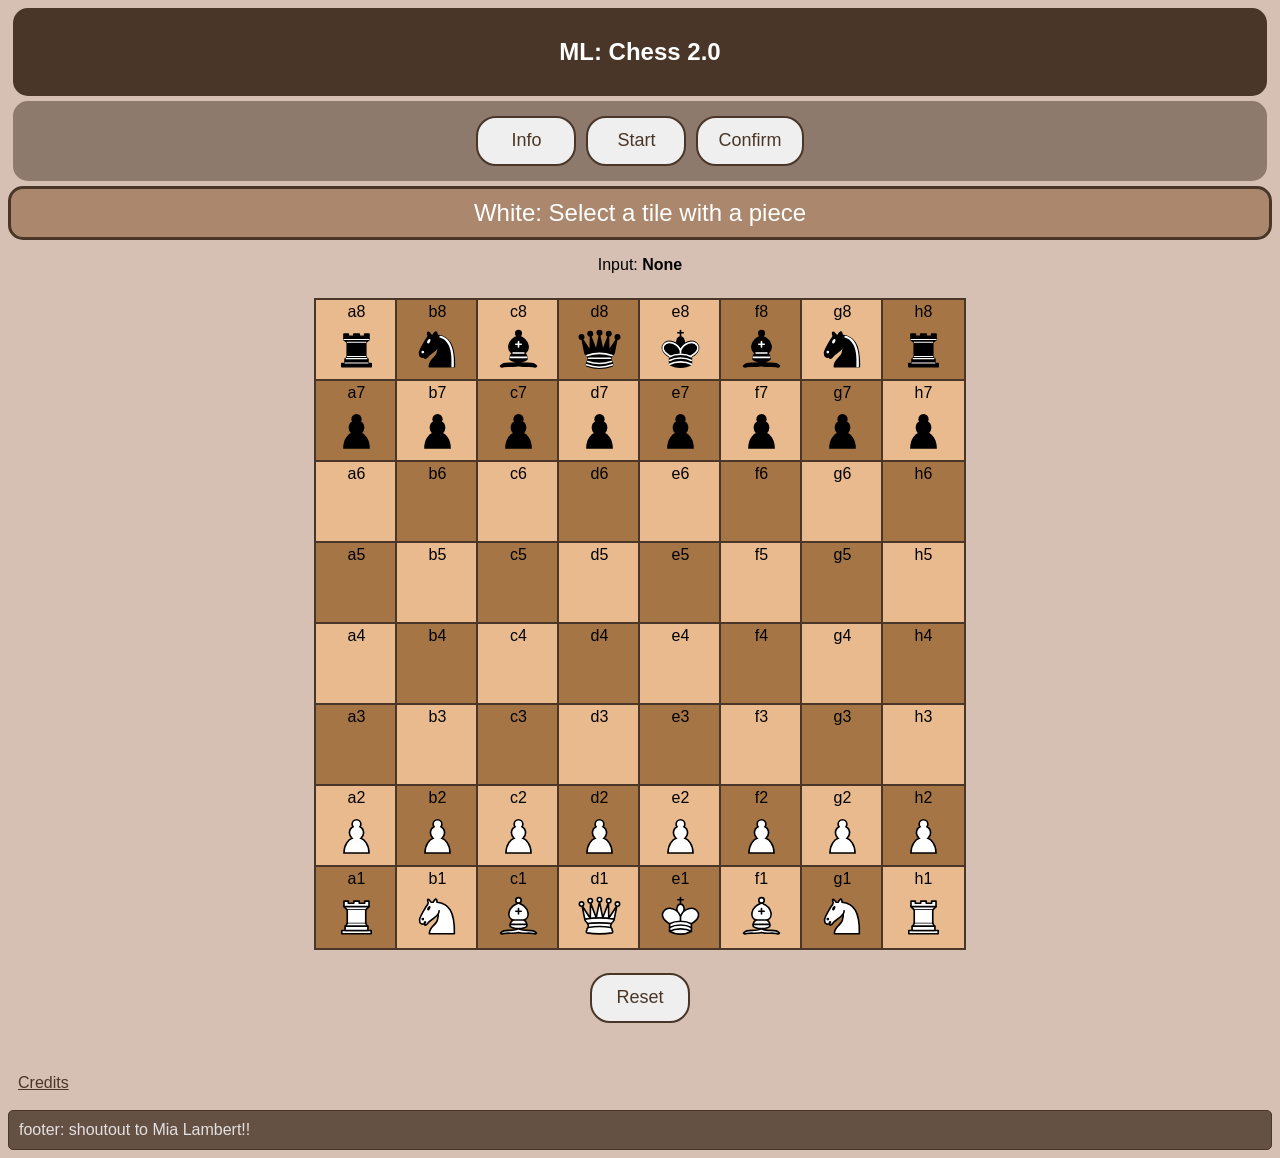
<file: index.html>
<!DOCTYPE html>
<html>

<head>
  <meta charset="utf-8">
  <meta name="viewport" content="width=device-width">
  <meta http-equiv="X-UA-Compatible" content="ie=edge" />

  <!--tab name-->
  <title>ML: Chess 2.0</title>
  <link rel="icon" type="image/x-icon" href="chessPieces/whitePieces/w_pawn.svg">

  <link href="style.css" rel="stylesheet" type="text/css">
  <script src="script.js"></script>
</head>

<body onload="makeBoard()"> <!--calls makeBoard() function-->

  <!--header-->
  <div class="TitleName">
    <h2>ML: Chess 2.0</h2>
  </div>

  <!--navigation's 3 buttons-->
  <div class="Buttons">

    <!--rules dropdown-->
    <div class="InfoButtonDropdown">
      <button type="button" id="info">Info</button>
      <div class="WebpageLinks">
        <a href="index.html">Home</a>
        <a href="rules.html">Rules & Help</a>
        <a href="movement.html">Movement</a>
      </div>
    </div>

    <!--Audio Buttons (not in a div): Start, Confirm, Reset-->
    <button type="button" onclick="audio(true)" id="start">Start</button>
    <button type="button" onclick="audio(false)" id="stop">Confirm</button>
    
    <!-- BUTTON USED FOR TESTING BEFORE VOICE COMMANDS WERE IMPLEMENTED. Works using a text box for tile input.
    <button type="button" onclick="startingTile = move(phase, startingTile)" id="stop">Confirm</button>-->

  </div>
  
  <div class = "directions playerMessage" id = "playerMessage"></div>
    <!--<input type = "text" placeholder = "enter tile position" id = "tile"> THIS LINE IS THE TEXT BOX USED FOR TESTING VIA MANUALLY ENTERING USING KEYBOARD-->
    <p id="display"></p>
  </div>

  <!--Board-->
  <div class="board" id="board"></div>
  <div class = "reset">
    <button type="button" onclick="makeBoard()">Reset</button>
  </div>
  <br><br>
  <a class = "credits" href="credits.html">Credits</a>
  <br><br>
  
  <footer>
    footer: shoutout to Mia Lambert!!
  </footer>
</body>

</html>
</file>
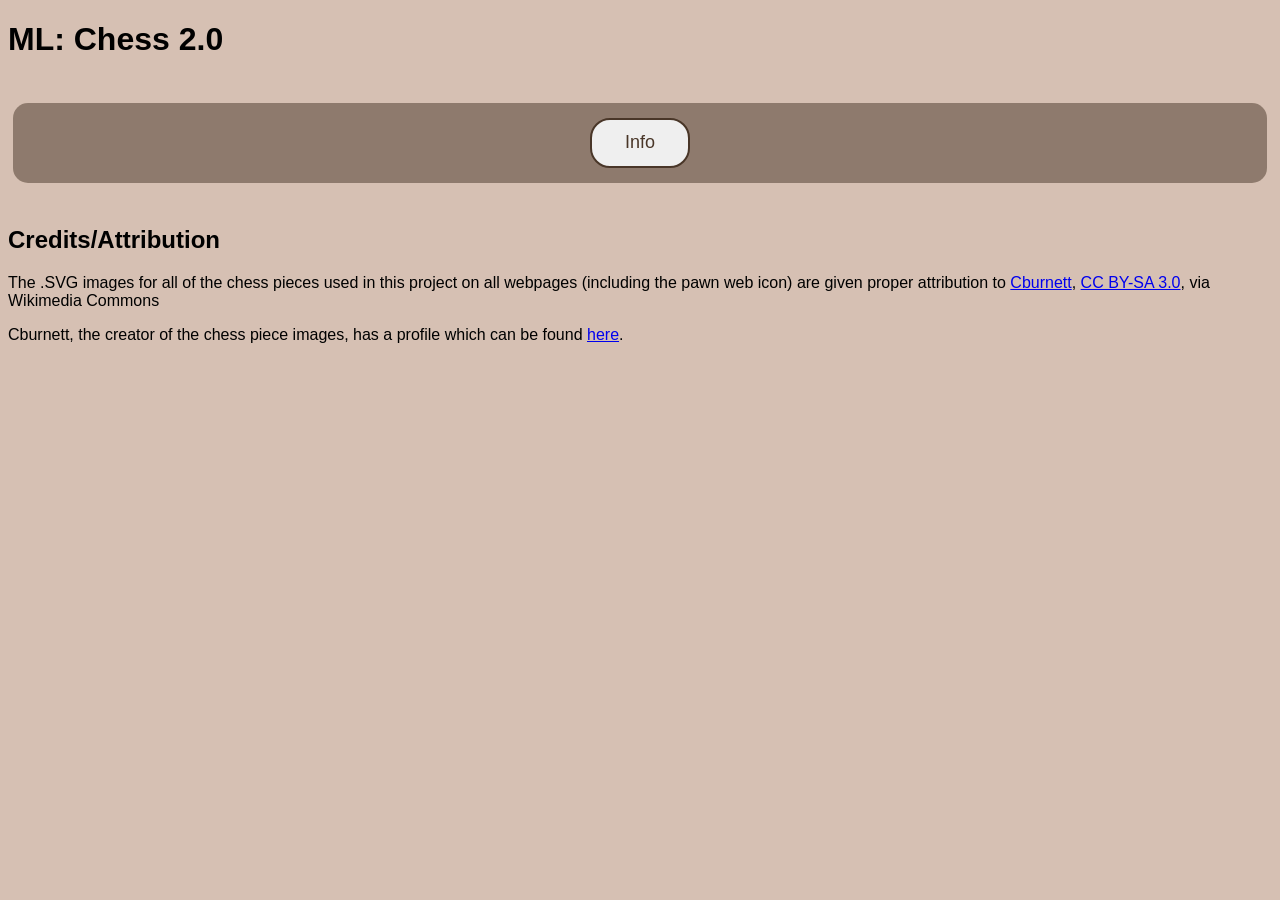
<file: credits.html>
<!DOCTYPE html>
<html>

<head>
  <meta charset="utf-8">
  <meta name="viewport" content="width=device-width">
  <meta http-equiv="X-UA-Compatible" content="ie=edge" />

  <!--tab name-->
  <title>ML: Chess 2.0</title>
  <link rel="icon" type="image/x-icon" href="chessPieces/whitePieces/w_pawn.svg">

  <link href="style.css" rel="stylesheet" type="text/css">
  <script src="script.js"></script>
</head>

<body>

  <!--Header-->
  <div class="ChessTitle">
    <h1>ML: Chess 2.0</h1>
  </div>

  <br>

  <!--Buttons-->
  <div class="Buttons">

    <!--Rules Dropdown-->
    <div class="InfoButtonDropdown">
      <button type="button" id="info">Info</button>
      <div class="WebpageLinks">
        <a href="index.html">Home</a>
        <a href="rules.html">Rules</a>
        <a href="movement.html">Movement</a>
      </div>
    </div>
  </div>
  <br>
  <!------------------>
  <div>
    <h2 class="mainruletitle">Credits/Attribution</h2>
    <p>The .SVG images for all of the chess pieces used in this project on all webpages (including the pawn web icon) are given proper attribution to <a href="https://commons.wikimedia.org/wiki/Template:SVG_chess_pieces">Cburnett</a>, <a href="http://creativecommons.org/licenses/by-sa/3.0/">CC BY-SA 3.0</a>, via Wikimedia Commons</p>
    <p>Cburnett, the creator of the chess piece images, has a profile which can be found <a href = "https://en.wikipedia.org/wiki/User:Cburnett">here</a>.
  </div>


</body>

</html>
</file>
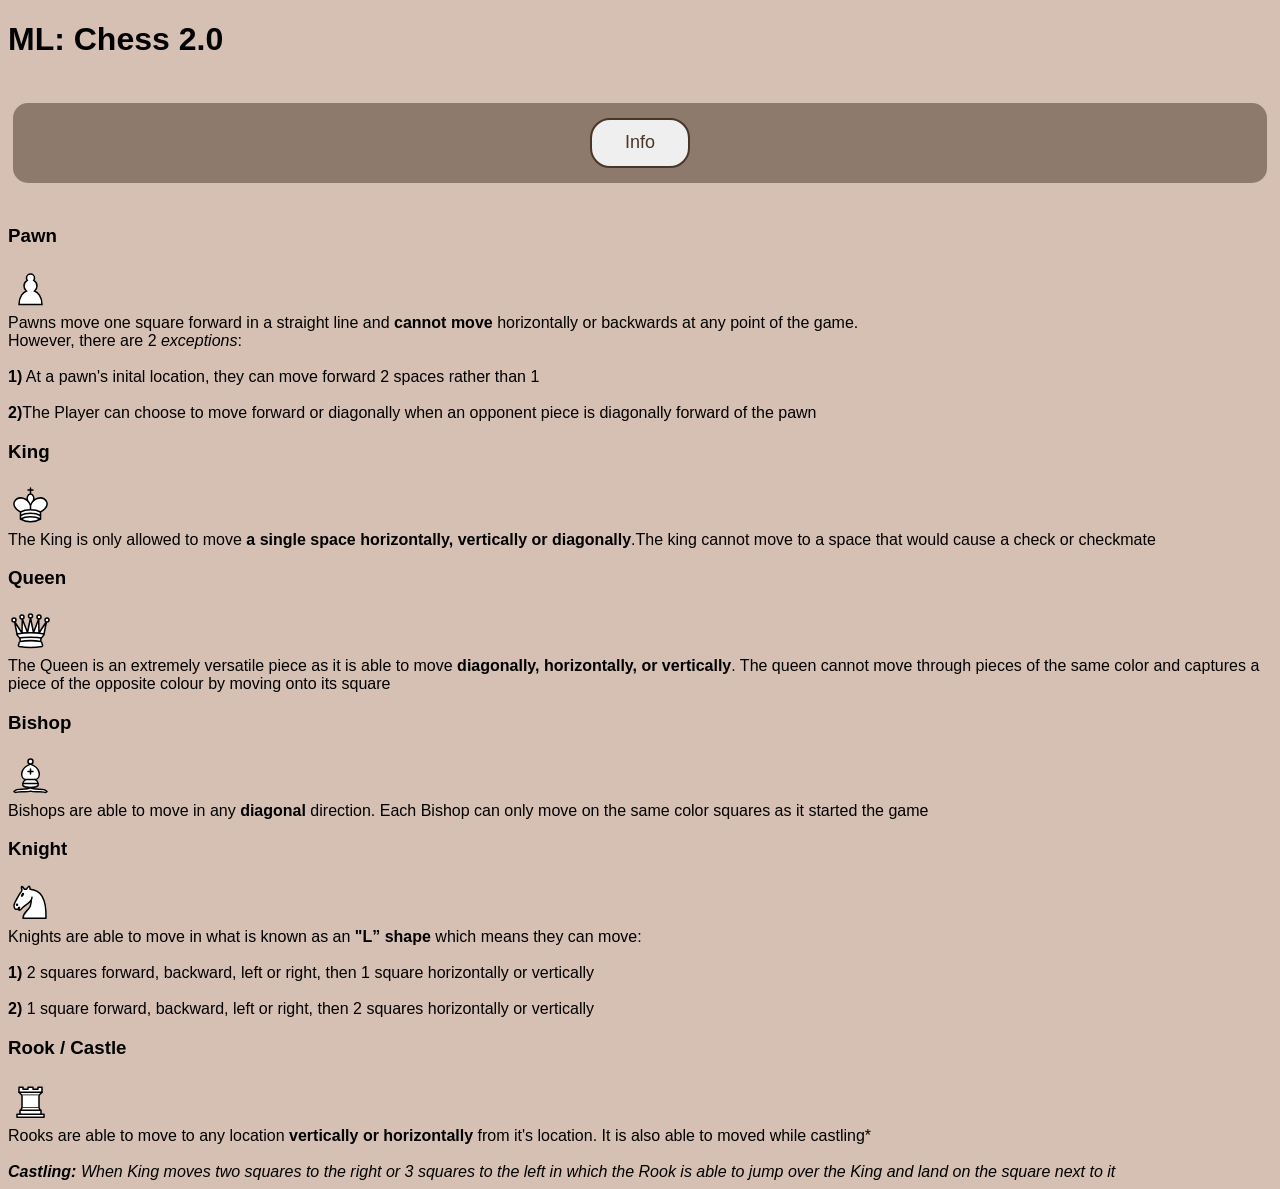
<file: movement.html>
<!DOCTYPE html>
<html>

<head>
  <meta charset="utf-8">
  <meta name="viewport" content="width=device-width">
  <meta http-equiv="X-UA-Compatible" content="ie=edge" />

  <!--tab name-->
  <title>ML: Chess 2.0</title>
  <link rel="icon" type="image/x-icon" href="chessPieces/whitePieces/w_pawn.svg">

  <link href="style.css" rel="stylesheet" type="text/css">
  <script src="script.js"></script>
</head>

<body>

  <!--Header-->
  <div class="ChessTitle">
    <h1>ML: Chess 2.0</h1>
  </div>

  <br>

  <!--Buttons-->
  <div class="Buttons">

    <!--Rules Dropdown-->
    <div class="InfoButtonDropdown">
      <button type="button" id="info">Info</button>
      <div class="WebpageLinks">
        <a href="index.html">Home</a>
        <a href="rules.html">Rules</a>
        <a href="movement">Movement</a>
      </div>
    </div>
  </div>

  <br>

  <!--Movement Webpage Info: Describe Pieces' Possible Movements----->
  <div class="movementrule">
    <!--Pawn-->
    <div class="piecemovement">

      <div class="titleimg">
        <h3>Pawn</h3>
        <img src="chessPieces/whitePieces/w_pawn.svg">
      </div>

      <div class="drop">
        <div class="text">Pawns move one square forward in a straight line and <b>cannot move</b> horizontally or
          backwards at any point of the game.<br>However, there are 2 <i>exceptions</i>:<br><br><b>1)</b> At a pawn's
          inital location, they can move forward 2 spaces rather than 1<br><br><b>2)</b>The Player can choose to move
          forward or diagonally when an opponent piece is diagonally forward of the pawn</div>
      </div>
    </div>

    <!--King-->
    <div class="piecemovement">

      <div class="titleimg">
        <h3>King</h3>
        <img src="chessPieces/whitePieces/w_king.svg">
      </div>

      <div class="drop">
        <div class="text">The King is only allowed to move <b>a single space horizontally, vertically or
            diagonally</b>.The king cannot move to a space that would cause a check or checkmate</div>
      </div>
    </div>

    <!--Queen-->
    <div class="piecemovement">

      <div class="titleimg">
        <h3>Queen</h3>
        <img src="chessPieces/whitePieces/w_queen.svg">
      </div>

      <div class="drop">
        <div class="text">The Queen is an extremely versatile piece as it is able to move
          <b>diagonally, horizontally, or vertically</b>. The queen cannot move through pieces of the same color and
          captures a piece of the opposite colour by moving onto its square
        </div>
      </div>
    </div>

    <!--Bishop-->
    <div class="piecemovement">

      <div class="titleimg">
        <h3>Bishop</h3>
        <img src="chessPieces/whitePieces/w_bishop.svg">
      </div>

      <div class="drop">
        <div class="text">Bishops are able to move in any <b>diagonal</b> direction. Each Bishop can only move on the
          same color squares as it started the game</div>
      </div>
    </div>

    <!--Knight-->
    <div class="piecemovement">

      <div class="titleimg">
        <h3>Knight</h3>
        <img src="chessPieces/whitePieces/w_knight.svg">
      </div>

      <div class="drop">
        <div class="text">Knights are able to move in what is known as an <b>"L” shape</b> which means they can
          move:<br><br>
          <b>1)</b> 2 squares forward, backward, left or right, then 1 square horizontally or vertically<br><br>
          <b>2)</b> 1 square forward, backward, left or right, then 2 squares horizontally or vertically
        </div>
      </div>
    </div>

    <!--Rook-->
    <div class="piecemovement">

      <div class="titleimg">
        <h3>Rook / Castle</h3>
        <img src="chessPieces/whitePieces/w_rook.svg">
      </div>

      <div class="drop">
        <div class="text">Rooks are able to move to any location <b>vertically or horizontally</b> from it's location.
          It
          is also able to moved while castling*<br><br><i><b>Castling:</b> When King moves two squares to the right or 3
            squares to the left in
            which the Rook is able to jump over the King and land on the square next to it</i></div>
      </div>
    </div>

  </div>


</body>

</html>
</file>
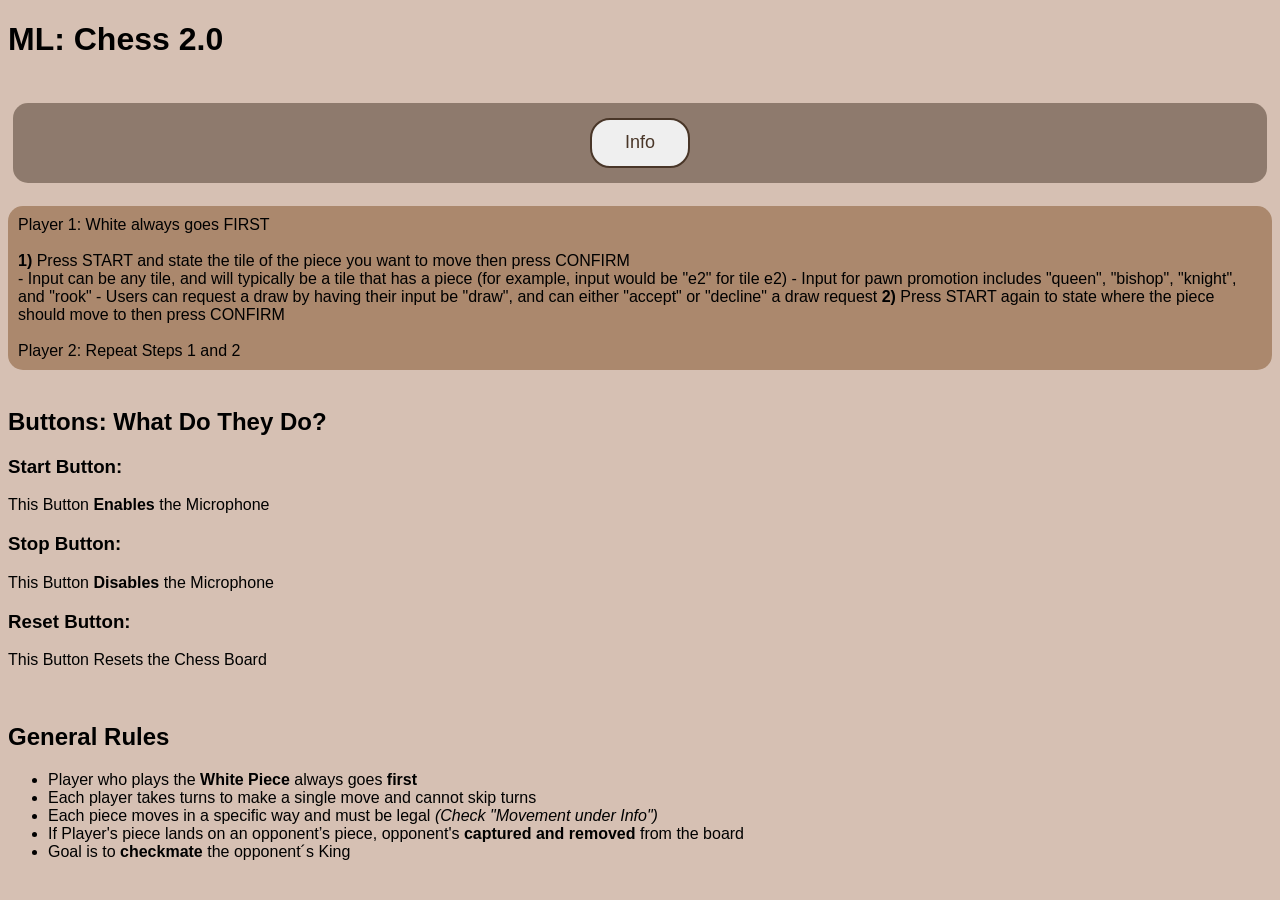
<file: rules.html>
<!DOCTYPE html>
<html>

<head>
  <meta charset="utf-8">
  <meta name="viewport" content="width=device-width">
  <meta http-equiv="X-UA-Compatible" content="ie=edge" />

  <!--tab name-->
  <title>ML: Chess 2.0</title>
  <link rel="icon" type="image/x-icon" href="chessPieces/whitePieces/w_pawn.svg">

  <link href="style.css" rel="stylesheet" type="text/css">
  <script src="script.js"></script>
</head>

<body>

  <!--Header-->
  <div class="ChessTitle">
    <h1>ML: Chess 2.0</h1>
  </div>

  <br>

  <!--Buttons-->
  <div class="Buttons">

    <!--Rules Dropdown-->
    <div class="InfoButtonDropdown">
      <button type="button" id="info">Info</button>
      <div class="WebpageLinks">
        <a href="index.html">Home</a>
        <a href="rules.html">Rules</a>
        <a href="movement.html">Movement</a>
      </div>
    </div>
  </div>

  <br>


  <!--Rules Webpage Info: Contains what Start/Stop/Rest button does & general chess rules-->
  <div class="directions">
    <div id="directions" class="nocenter">
      Player 1: White always goes FIRST<br><br>
      <b>1)</b> Press START and state the tile of the piece you want to move then press CONFIRM<br>
      - Input can be any tile, and will typically be a tile that has a piece (for example, input would be "e2" for tile e2)
      - Input for pawn promotion includes "queen", "bishop", "knight", and "rook"
      - Users can request a draw by having their input be "draw", and can either "accept" or "decline" a draw request
      <b>2)</b> Press START again to state where the piece should move to then press CONFIRM<br><br>
      Player 2: Repeat Steps 1 and 2
    </div>
  </div>
  <br>

  <!------------------>
  <div class="ButtonRules">
    <h2 class="mainruletitle">Buttons: What Do They Do?</h2>
    <div class="LowerButtonRules">
      <div>
        <h3 class="ruletitle">Start Button:</h3>
        <p class="innertitleinfo">This Button <b>Enables</b> the Microphone</p>
      </div>
      <div>
        <h3 class="ruletitle">Stop Button:</h3>
        <p class="innertitleinfo">This Button <b>Disables</b> the Microphone</p>
      </div>
      <div>
        <h3 class="ruletitle">Reset Button:</h3>
        <p class="innertitleinfo">This Button Resets the Chess Board</p>
      </div>
    </div>
  </div>

  <br>
  <!------------------>
  <div>
    <h2 class="mainruletitle">General Rules</h2>
    <div class="listed">
      <ul>
        <li>Player who plays the <b>White Piece</b> always goes <b>first</b></li>
        <li>Each player takes turns to make a single move and cannot skip turns</li>
        <li>Each piece moves in a specific way and must be legal <i>(Check "Movement under Info")</i></li>
        <li>If Player's piece lands on an opponent’s piece, opponent's <b>captured and removed</b> from the board</li>
        <li>Goal is to <b>checkmate</b> the opponent´s King</li>

      </ul>
    </div>
  </div>


</body>

</html>
</file>
<file: style.css>
/* colors
light gray: #E4E0E1
tan: #D6C0B3
light brown: #AB886D
dark brown: #493628

old color:
light brown: eddabe
dark brown: d18b47
*/

/*for consistency throughout webpages and defines font heirarchy*/
* {
  font-family: 'Lucida Sans', 'Lucida Sans Regular', 'Lucida Grande', 'Lucida Sans Unicode', Geneva, Verdana, sans-serif;
}

/*body*/
body {
  background-color: #D6C0B3;
}

/*header title (ML:Chess)*/
.TitleName {
  display: flex;
  justify-content: center;
  padding: 10px;
  margin: 5px;
  border-radius: 15px;
  color: white;
  background-color: #493628;
}

/*refers to the div all buttons were placed in (the navigations)*/
.Buttons {
  display: flex;
  justify-content: center;
  align-items: center;
  padding: 10px;
  margin: 5px;
  background: rgb(73, 54, 40, 0.5);
  border-radius: 15px;
}

/*the actual button types (changes Info, Confirm, Reset)*/
button {
  font-size: 18px;
  padding: 10px 20px;
  /*top|bottom, left|right*/
  margin: 5px;
  color: #493628;
  border: 2px solid #493628;
  border-radius: 20px;
  min-width: 100px;
  /*ensures buttons are same width*/
  height: 50px;
  /*ensures buttons are same height*/
  box-sizing: border-box;
  /*for consistent sizing*/
}

/*how the buttons looks when hovered over*/
button:hover {
  color: #E4E0E1;
  border: 2px solid #E4E0E1;
  background-color: #493628;
}

.InfoButtonDropdown {
  position: relative;
  display: inline-block;
}

/*dropdown box holding the links*/
.WebpageLinks {
  display: none;
  /*links are hidden by default (will be shown when user hovers over "Info" button)*/
  position: absolute;
  background-color: #E4E0E1;
  border: 2px solid #493628;
  border-radius: 10px;
  top: 100%;
  /*positions dropdown below info button */
  left: 47%;
  /*shift dropdown box slightly to the left of the info center*/
  transform: translateX(-50%);
  /*shifts dropdown to left by half its width to center it */
}

/*the dropdown box w/ all links in it*/
.WebpageLinks a {
  color: #493628;
  text-decoration: none;
  text-align: center;
  display: block;
  padding: 5px;
  min-width: 100px;
  box-sizing: border-box;
}

/*dropdown box on hover. this is what allows it to be a dropdown*/
.InfoButtonDropdown:hover .WebpageLinks {
  display: block;
}

/*dropdown links on hover (separate links)*/
.WebpageLinks a:hover {
  background-color: #AB886D;
  border-radius: 5px;
}


/*Turn Notice*/
.directions {
  display: flex;
  justify-content: center;
  align-items: center;
  padding: 10px;
  border-radius: 15px;
  background: #AB886D;
}

/*rules page
.mainruletitle {
  margin: 5px;
  padding: 15px;
  background-color: rgba(0, 0, 0, 0.15);
  border: 3px solid black;
  border-radius: 25px;
  text-align: center;
}

.LowerButtonRules {
  justify-content: center;
  text-align: center;
  display: flex;
  padding: 5px;
  border-radius: 10px;
}

.LowerButtonRules div {
  flex: 1;
  padding: 5px;
  margin: 10px;
  border-radius: 10px;
  background-color: rgba(209, 140, 71, 0.75);
}

.ruletitle {
  border-radius: 5px;
  padding: 10px;
  background-color: #eddabe;
}

.listed {
  margin: 5px;
  flex: 1;
  padding: 3px;
  border-radius: 10px;
  background-color: rgba(209, 140, 71, 0.75);
}

.listed li {
  padding: 3px;
}

.nocenter {
  padding: 10px;
  text-align: center;
}

/*Movement
.piecemovement {
  border: 3px solid black;
  margin: 10px;
}

.titleimg {
  justify-content: center;
  text-align: center;
}

.titleimg img {
  height: 25%;
  width: auto;
}

.text {
  margin: 25px;
}


/*---Board:---*/
/*section containing the board*/
.board {
  display: flex;
  flex-direction: column;
  /*ensures each label number is a new row*/
  text-align: center;
  /*ensures text and img is centerd vertically*/
  align-items: center;
  /*centers overall board*/
  padding: 10px;
}

/*can be differenciated by label numbers*/
.row {
  display: flex;
  flex-direction: row;
  justify-content: center;
}

/*light grids*/
.color0,
.color2 {
  /*background-color: #d9b188;*/
  background-color: #e8ba8d;

}

/*light grids hover*/
.color0:hover,
.color2:hover {
  background-color: #bd8678;
}

/*dark grids*/
.color1 {
  /*background-color: #af7f4f;*/
  background-color: #a57545;

}

/*dark grids hover*/
.color1:hover {
  background-color: #a86451;
}

/* all grids */
.square {
  width: 75px;
  height: 75px;
  outline: 2px solid #493628;
  display: flex;
  flex-direction: column;
  /*puts label and img on separate lines*
  justify-content: center;
  align-items: center;*/
  text-align: center;
  position: relative;
  padding: 3px;
}

/* piece images resized to fit grid */
.square img {
  height: 65%;
  object-fit: contain;
  padding: 3px;
}

/*labels at the top of each grid*/
.label {
  align-items: top;
  font-size: 20px;
  border-right: 2px solid black;
}

footer {
  color: #E4E0E1;
  background: rgb(73, 54, 40, 0.8);
  border: 1.5px solid #493628;
  border-radius: 5px;
  padding: 10px;
  justify-content: center;
}

.selected{
  background-color:#e2de7e;
}

.possible{
  background-color:#c1be6c;
}

/* Player turn */
.playerMessage{
  border:3px solid #493628;
  color: white;
  font-size: 24px;
  text-align:center;
}

#display{
  flex:1;
  text-align:center;
}

.reset {
  display: flex;
  justify-content: center;
  align-items: center;
  margin: 10px;
}

.credits{
  color:#493628;
  size: 20px;
  padding: 10px;
}
</file>
